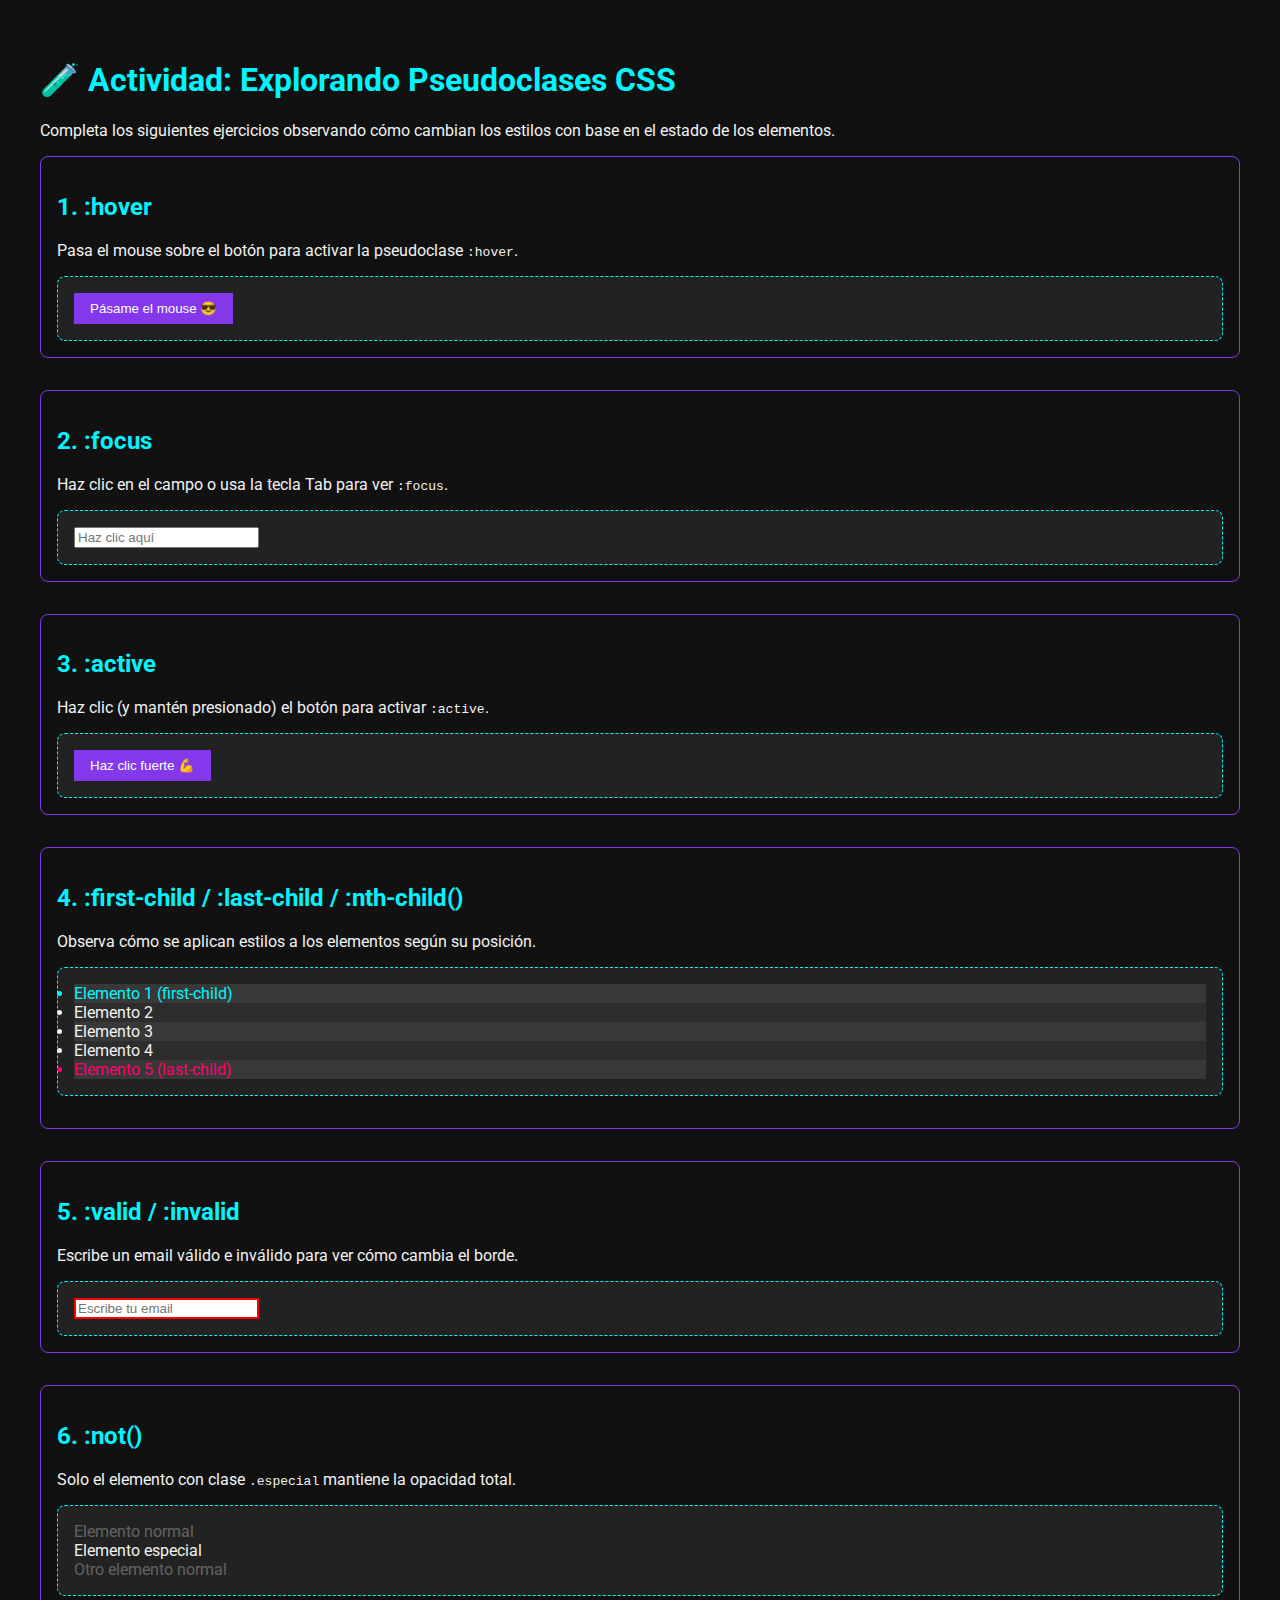
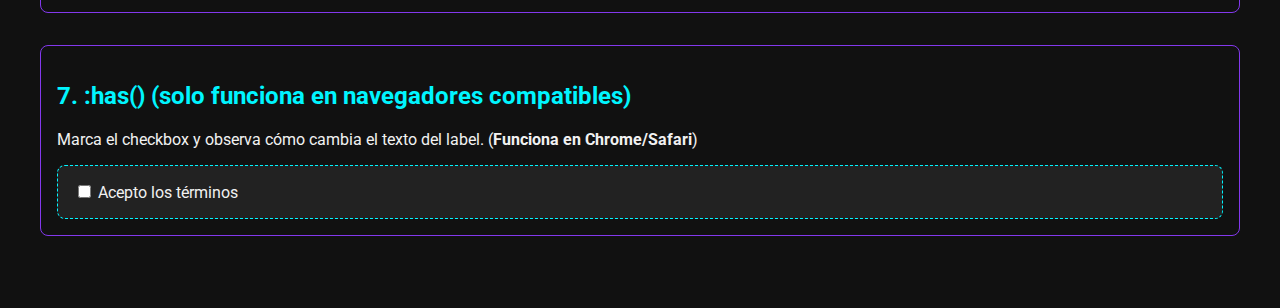
<file: actividad.html>
<!DOCTYPE html>
<html lang="es">
<head>
  <meta charset="UTF-8" />
  <meta name="viewport" content="width=device-width, initial-scale=1.0"/>
  <title>Actividad: Pseudoclases CSS</title>
  <link href="https://fonts.googleapis.com/css2?family=Roboto&display=swap" rel="stylesheet">
  <style>
    :root {
      --primary: #00f5ff;
      --secondary: #ff006e;
      --accent: #8338ec;
      --bg: #111;
      --text: #f1f1f1;
    }

    body {
      font-family: 'Roboto', sans-serif;
      background-color: var(--bg);
      color: var(--text);
      padding: 2rem;
    }

    h1, h2 {
      color: var(--primary);
    }

    .section {
      margin-bottom: 2rem;
      padding: 1rem;
      border: 1px solid var(--accent);
      border-radius: 0.5rem;
    }

    .demo {
      margin-top: 1rem;
      padding: 1rem;
      background-color: #222;
      border: 1px dashed var(--primary);
      border-radius: 0.5rem;
    }

    .button {
      padding: 0.5rem 1rem;
      background-color: var(--accent);
      color: white;
      border: none;
      cursor: pointer;
      transition: transform 0.2s ease;
    }

    /* === Estilos de ejemplo para la actividad === */
    .hover-button:hover {
      transform: scale(1.1);
      background-color: var(--primary);
    }

    .focus-input:focus {
      border: 2px solid var(--primary);
      outline: none;
    }

    .active-button:active {
      transform: scale(0.9);
      background-color: var(--secondary);
    }

    .example-list li:first-child {
      color: var(--primary);
    }

    .example-list li:last-child {
      color: var(--secondary);
    }

    .example-list li:nth-child(odd) {
      background-color: rgba(255, 255, 255, 0.1);
    }

    .example-list li:nth-child(even) {
      background-color: rgba(255, 255, 255, 0.05);
    }

    .formulario input:invalid {
      border: 2px solid red;
    }

    .formulario input:valid {
      border: 2px solid green;
    }

    .not-demo div:not(.especial) {
      opacity: 0.3;
    }

    label:has(input:checked) {
      font-weight: bold;
      color: lime;
    }
  </style>
</head>
<body>

  <h1>🧪 Actividad: Explorando Pseudoclases CSS</h1>
  <p>Completa los siguientes ejercicios observando cómo cambian los estilos con base en el estado de los elementos.</p>

  <div class="section">
    <h2>1. :hover</h2>
    <p>Pasa el mouse sobre el botón para activar la pseudoclase <code>:hover</code>.</p>
    <div class="demo">
      <button class="button hover-button">Pásame el mouse 😎</button>
    </div>
  </div>

  <div class="section">
    <h2>2. :focus</h2>
    <p>Haz clic en el campo o usa la tecla Tab para ver <code>:focus</code>.</p>
    <div class="demo">
      <input type="text" class="focus-input" placeholder="Haz clic aquí">
    </div>
  </div>

  <div class="section">
    <h2>3. :active</h2>
    <p>Haz clic (y mantén presionado) el botón para activar <code>:active</code>.</p>
    <div class="demo">
      <button class="button active-button">Haz clic fuerte 💪</button>
    </div>
  </div>

  <div class="section">
    <h2>4. :first-child / :last-child / :nth-child()</h2>
    <p>Observa cómo se aplican estilos a los elementos según su posición.</p>
    <ul class="demo example-list">
      <li>Elemento 1 (first-child)</li>
      <li>Elemento 2</li>
      <li>Elemento 3</li>
      <li>Elemento 4</li>
      <li>Elemento 5 (last-child)</li>
    </ul>
  </div>

  <div class="section">
    <h2>5. :valid / :invalid</h2>
    <p>Escribe un email válido e inválido para ver cómo cambia el borde.</p>
    <div class="demo">
      <form class="formulario">
        <input type="email" placeholder="Escribe tu email" required>
      </form>
    </div>
  </div>

  <div class="section">
    <h2>6. :not()</h2>
    <p>Solo el elemento con clase <code>.especial</code> mantiene la opacidad total.</p>
    <div class="demo not-demo">
      <div>Elemento normal</div>
      <div class="especial">Elemento especial</div>
      <div>Otro elemento normal</div>
    </div>
  </div>

  <div class="section">
    <h2>7. :has() (solo funciona en navegadores compatibles)</h2>
    <p>Marca el checkbox y observa cómo cambia el texto del label. (<strong>Funciona en Chrome/Safari</strong>)</p>
    <div class="demo">
      <label>
        <input type="checkbox" />
        Acepto los términos
      </label>
    </div>
  </div>

</body>
</html>
</file>
